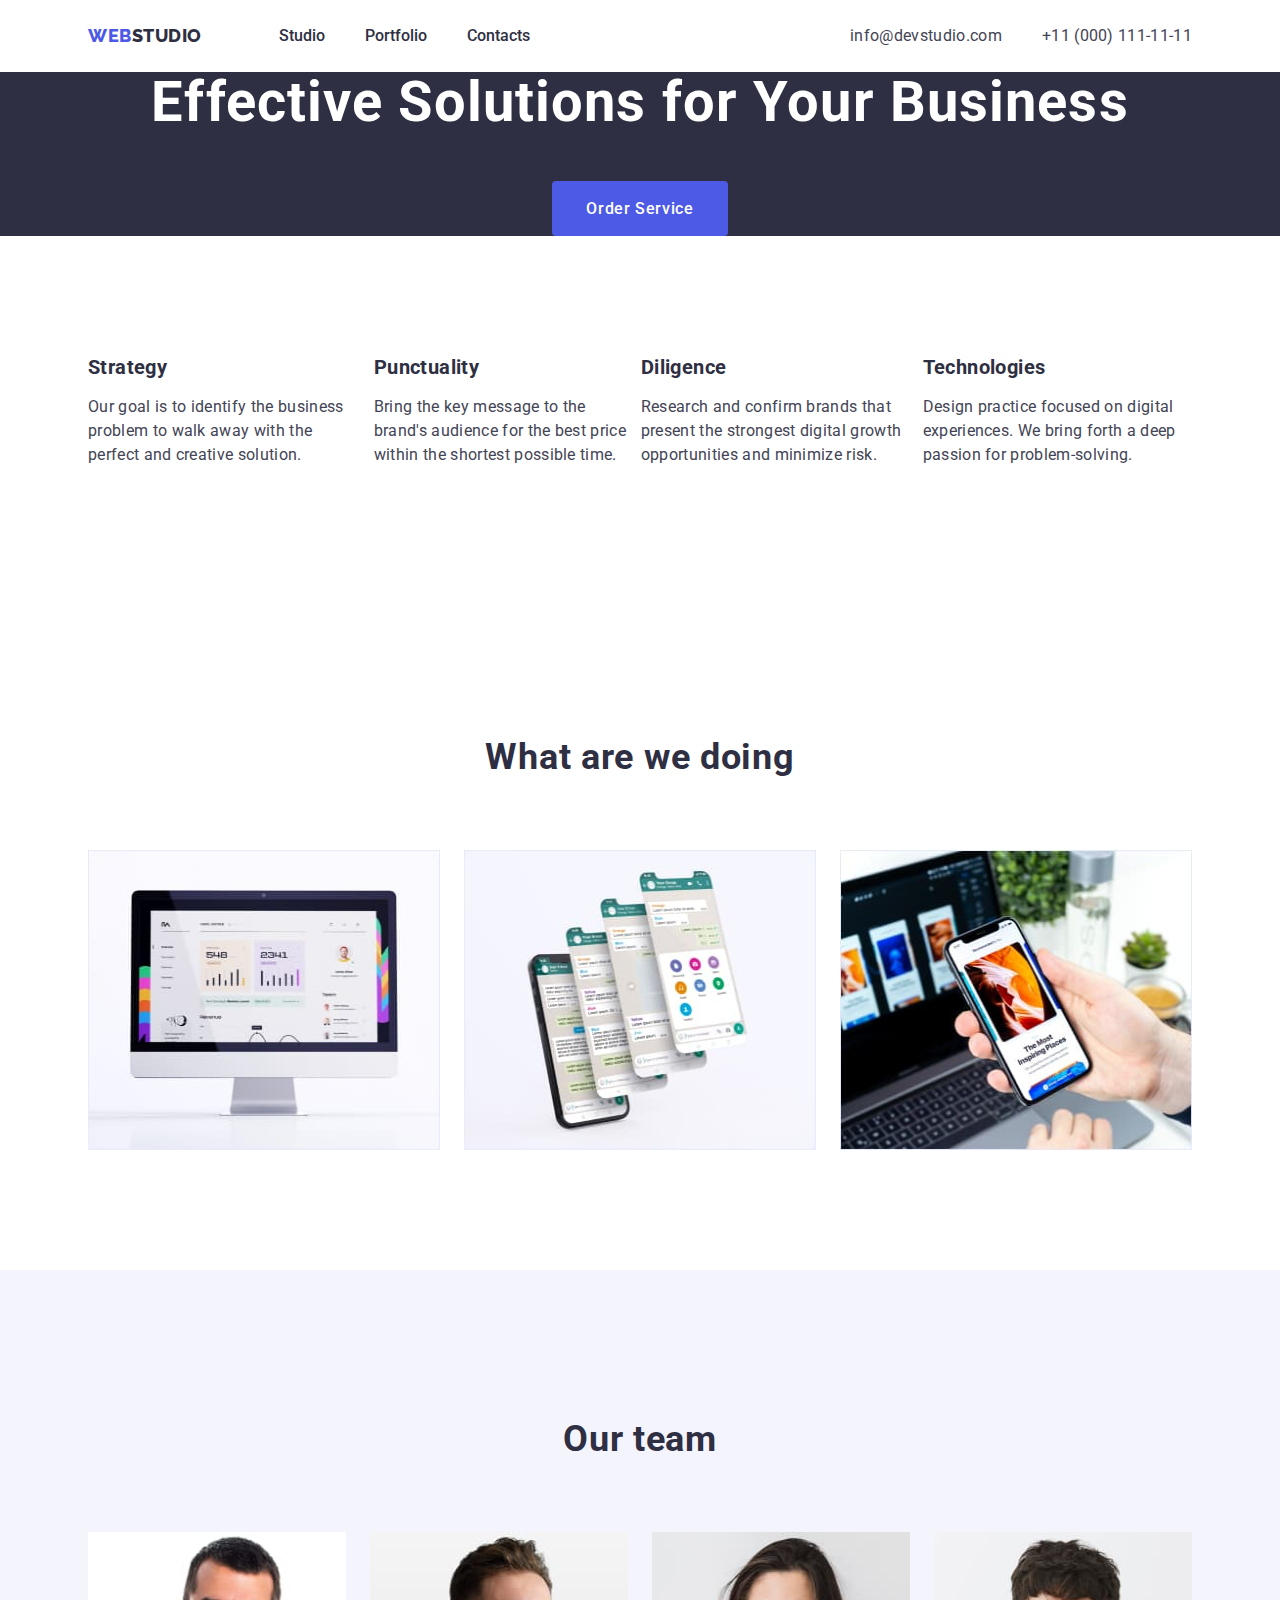
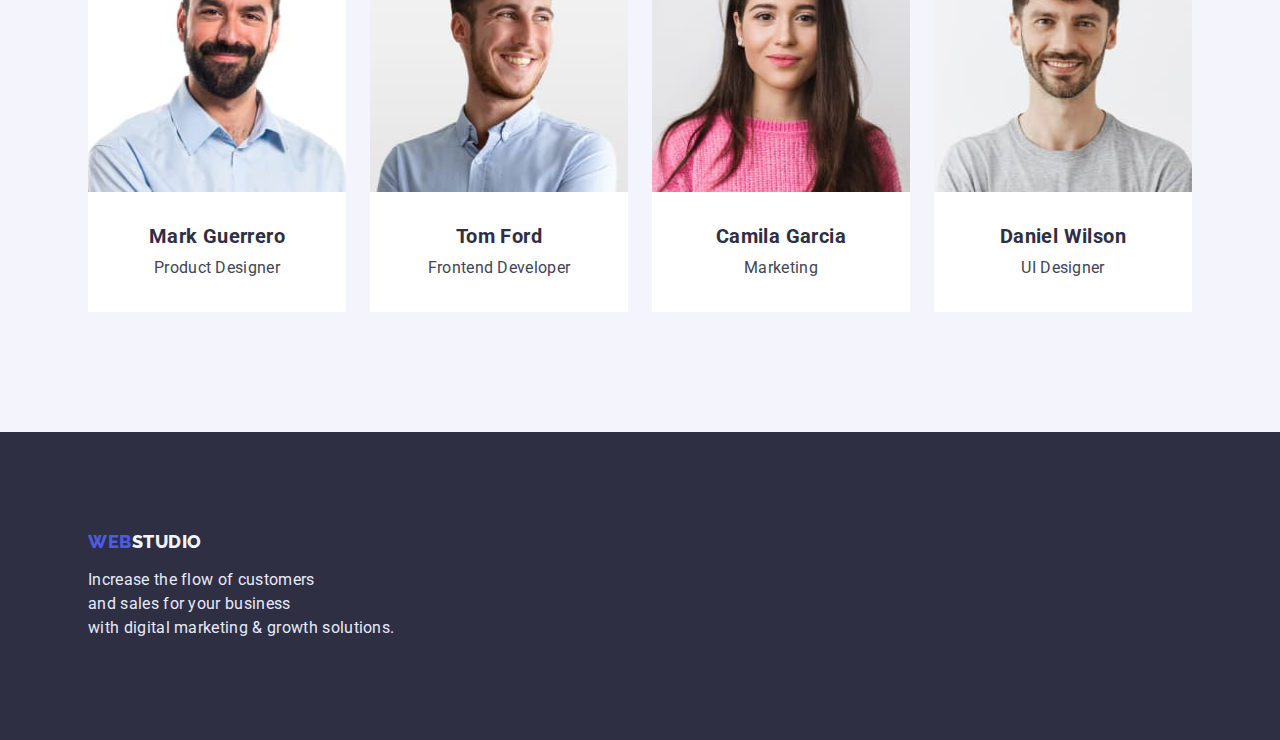
<file: index.html>
<!DOCTYPE html>
<html lang="en">
  <head>
    <meta charset="UTF-8" />
    <meta http-equiv="X-UA-Compatible" content="IE=edge" />
    <meta name="viewport" content="width=device-width, initial-scale=1.0" />
    <title>Document</title>
    <link rel="preconnect" href="https://fonts.googleapis.com" />
    <link rel="preconnect" href="https://fonts.gstatic.com" crossorigin />
    <link
      href="https://fonts.googleapis.com/css2?family=Raleway:wght@800&family=Roboto:wght@400;500;700&display=swap"
      rel="stylesheet"
    />
    <link
      rel="stylesheet"
      href="https://cdn.jsdelivr.net/npm/modern-normalize@1.1.0/modern-normalize.min.css"
    />
    <link rel="stylesheet" href="./css/style.css" />
  </head>
  <body>
    <header class="page-header">
      <div class="container page-header-container">
        <nav class="page-nav">
          <a class="logo link" href="./index.html">
            <span class="web">Web</span>Studio</a
          >
          <ul class="menu list">
            <li class="menu-list">
              <a class="menu-link link" href="./index.html">Studio</a>
            </li>
            <li class="menu-list">
              <a class="menu-link link" href="./portfolio.html">Portfolio</a>
            </li>
            <li class="menu-list">
              <a class="menu-link link" href="">Contacts</a>
            </li>
          </ul>
        </nav>
        <ul class="contact list">
          <li>
            <a class="contact-mail link" href="mailto">info@devstudio.com</a>
          </li>
          <li>
            <a class="contact-phone-number link" href="tel:+110001111111"
              >+11 (000) 111-11-11</a
            >
          </li>
        </ul>
      </div>
    </header>
    <main>
      <section class="hero">
        <h1 class="hero-title">Effective Solutions for Your Business</h1>
        <button class="model-btn" type="button">Order Service</button>
      </section>

      <section class="skills-section section">
        <div class="container">
          <h2 class="visually-hidden">skills</h2>
          <ul class="list skills-main-list">
            <li class="skills-list">
              <h3 class="skills">Strategy</h3>
              <p class="skills-item">
                Our goal is to identify the business problem to walk away with
                the perfect and creative solution.
              </p>
            </li>
            <li>
              <h3 class="skills">Punctuality</h3>
              <p class="skills-item">
                Bring the key message to the brand's audience for the best price
                within the shortest possible time.
              </p>
            </li>
            <li>
              <h3 class="skills">Diligence</h3>
              <p class="skills-item">
                Research and confirm brands that present the strongest digital
                growth opportunities and minimize risk.
              </p>
            </li>
            <li>
              <h3 class="skills">Technologies</h3>
              <p class="skills-item">
                Design practice focused on digital experiences. We bring forth a
                deep passion for problem-solving.
              </p>
            </li>
          </ul>
        </div>
      </section>
      <section class="examples-section section">
        <div class="container">
          <h2 class="examples">What are we doing</h2>
          <ul class="examples-list list">
            <li class="list-items">
              <img
                src="./images/p1.jpg"
                alt="computer"
                width="360"
                height="300"
              />
            </li>
            <li class="list-items">
              <img
                src="./images/p2.jpg"
                alt="phone screen"
                width="360"
                height="300"
              />
            </li>
            <li class="list-items">
              <img
                src="./images/p3.jpg"
                alt="phone in head"
                width="360"
                height="300"
              />
            </li>
          </ul>
        </div>
      </section>

      <section class="team-group section">
        <div class="container">
          <h2 class="team">Our team</h2>
          <ul class="list examples-list">
            <li class="team-item">
              <img
                src="./images/ph1.jpg"
                alt="photo Marka"
                width="264"
                height="260"
              />
              <h3 class="name">Mark Guerrero</h3>
              <p class="job-title">Product Designer</p>
            </li>
            <li class="team-item">
              <img
                src="./images/ph2.jpg"
                alt="Tom`s photo"
                width="264"
                height="260"
              />
              <h3 class="name">Tom Ford</h3>
              <p class="job-title">Frontend Developer</p>
            </li>
            <li class="team-item">
              <img
                src="./images/ph3.jpg"
                alt="Camila photo"
                width="264"
                height="260"
              />
              <h3 class="name">Camila Garcia</h3>
              <p class="job-title">Marketing</p>
            </li>
            <li class="team-item">
              <img
                src="./images/ph4.jpg"
                alt="Damiel`s photo"
                width="264"
                height="260"
              />
              <h3 class="name">Daniel Wilson</h3>
              <p class="job-title">UI Designer</p>
            </li>
          </ul>
        </div>
      </section>
    </main>
    <footer class="footer">
      <div class="container">
        <a class="logo-grey link" href="./index.html">
          <span class="web">Web</span>Studio</a
        >
        <p class="footer-text">
          Increase the flow of customers <br />and sales for your business
          <br />with digital marketing & growth solutions.
        </p>
      </div>
    </footer>
  </body>
</html>
</file>
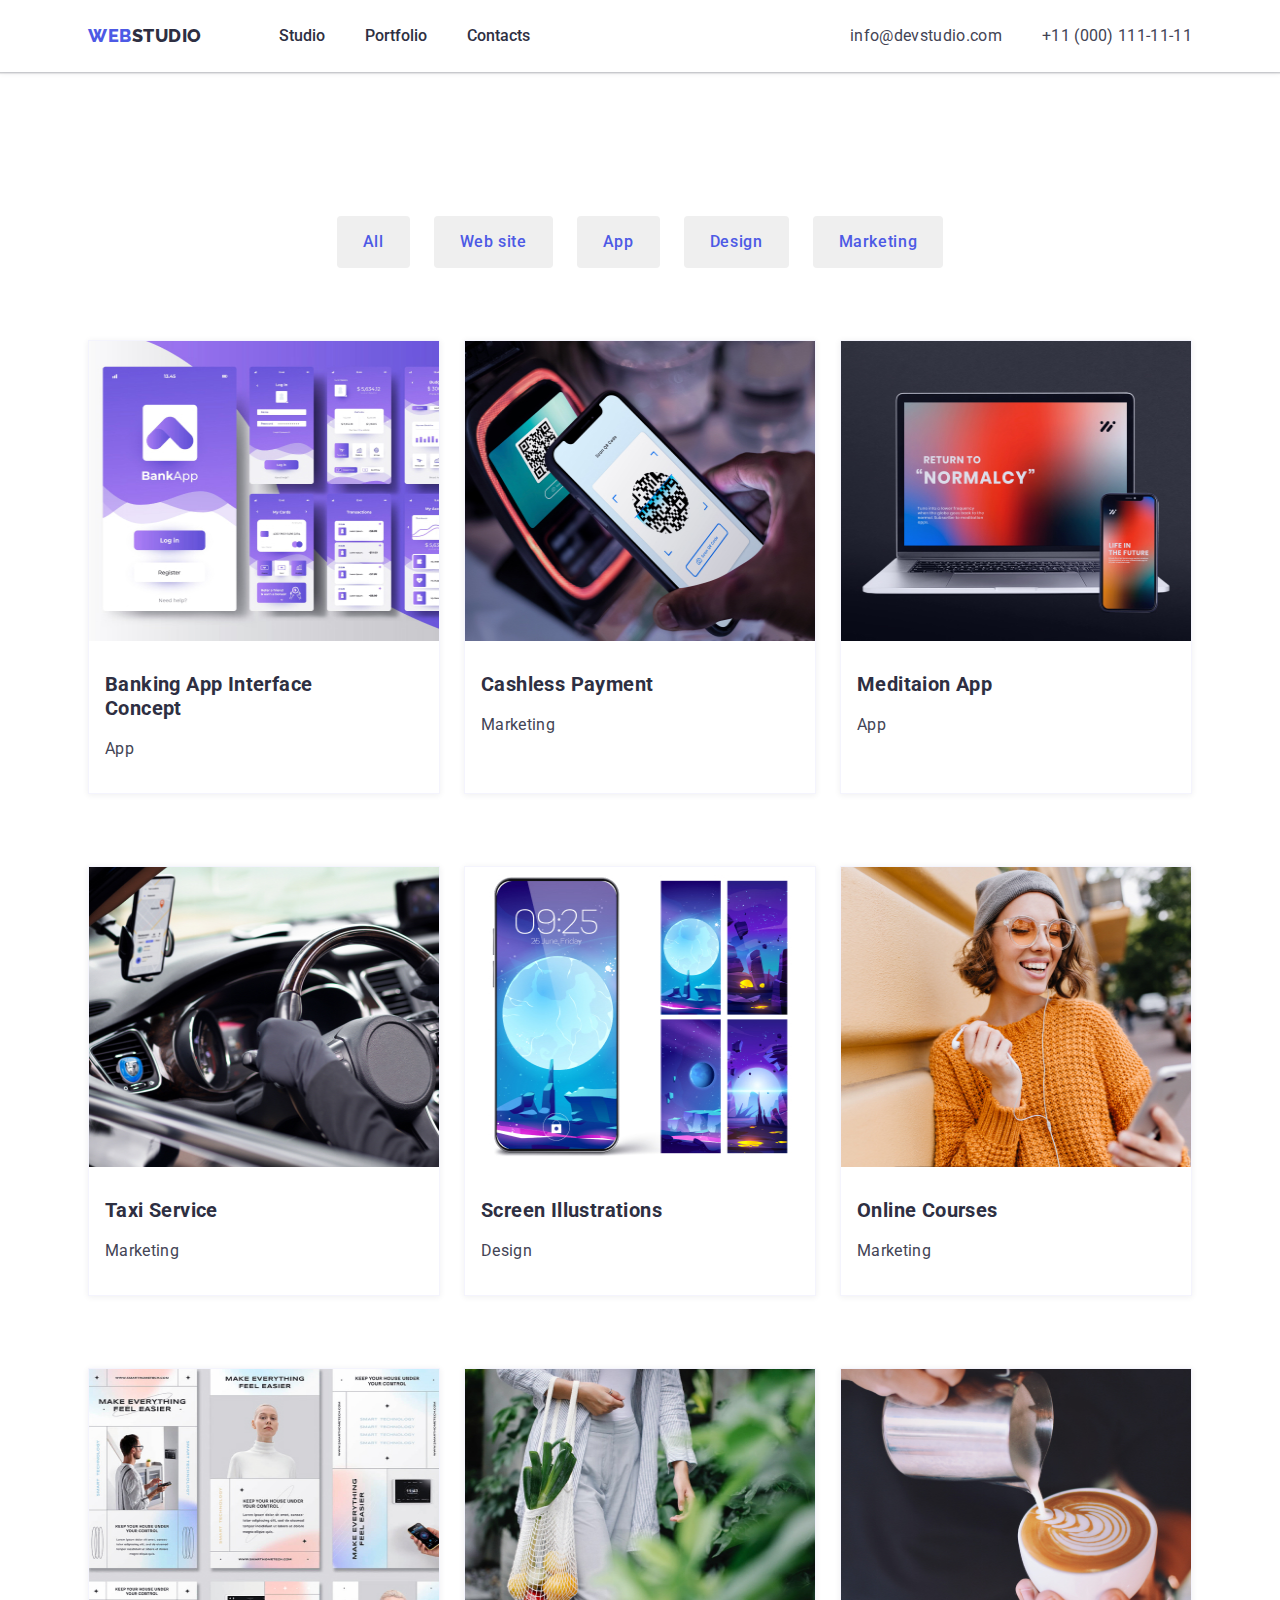
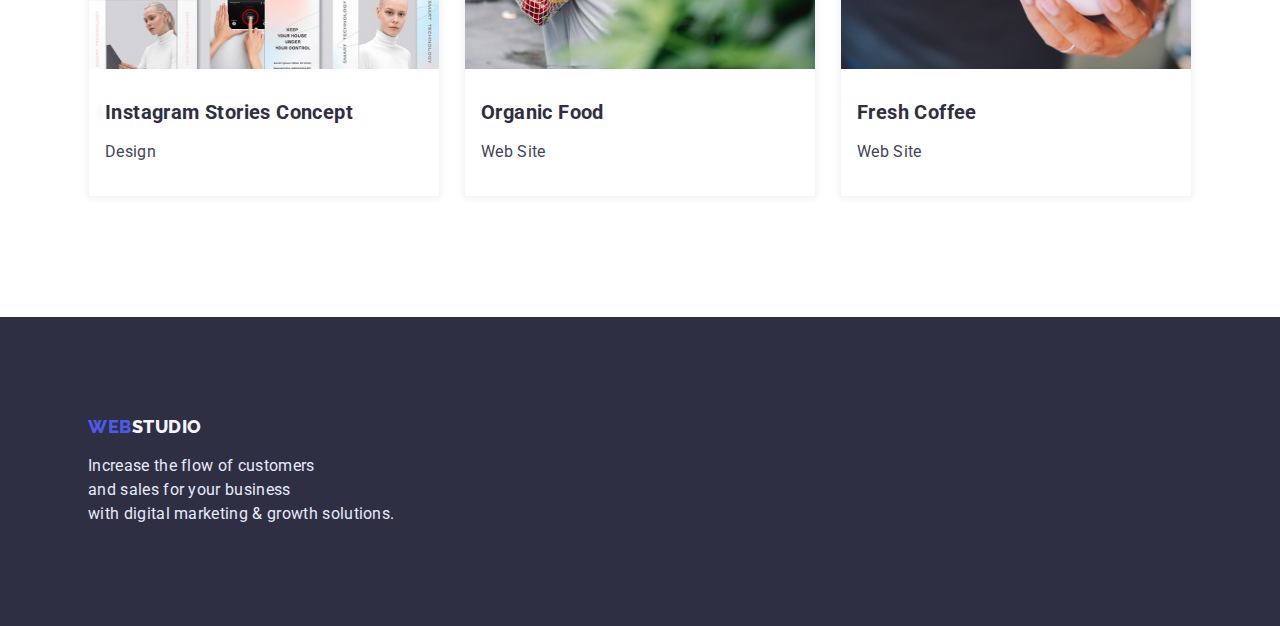
<file: portfolio.html>
<!DOCTYPE html>
<html lang="en">
  <head>
    <meta charset="UTF-8" />
    <meta http-equiv="X-UA-Compatible" content="IE=edge" />
    <meta name="viewport" content="width=device-width, initial-scale=1.0" />
    <title>Document</title>
    <link rel="preconnect" href="https://fonts.googleapis.com" />
    <link rel="preconnect" href="https://fonts.gstatic.com" crossorigin />
    <link
      href="https://fonts.googleapis.com/css2?family=Raleway:wght@800&family=Roboto:wght@400;500;700&display=swap"
      rel="stylesheet"
    />
    <link
      rel="stylesheet"
      href="https://cdn.jsdelivr.net/npm/modern-normalize@1.1.0/modern-normalize.min.css"
    />
    <link rel="stylesheet" href="./css/style.css" />
  </head>
  <body>
    <header class="page-header">
      <div class="container page-header-container">
        <nav class="page-nav">
          <a class="logo link" href="./index.html">
            <span class="web">Web</span>Studio</a
          >
          <ul class="menu list">
            <li class="menu-list">
              <a class="menu-link link" href="./index.html">Studio</a>
            </li>
            <li class="menu-list">
              <a class="menu-link link" href="./portfolio.html">Portfolio</a>
            </li>
            <li class="menu-list">
              <a class="menu-link link" href="">Contacts</a>
            </li>
          </ul>
        </nav>
        <ul class="contact list">
          <li>
            <a class="contact-mail link" href="mailto">info@devstudio.com</a>
          </li>
          <li>
            <a class="contact-phone-number link" href="tel:+110001111111"
              >+11 (000) 111-11-11</a
            >
          </li>
        </ul>
      </div>
    </header>
    <main>
      <section class="second-hero">
        <div class="container">
          <h1 class="visually-hidden">Basic</h1>
          <ul class="list btn">
            <li class="btn-items">
              <button class="second-btn" type="button">All</button>
            </li>
            <li class="btn-items">
              <button class="second-btn" type="button">Web site</button>
            </li>
            <li class="btn-items">
              <button class="second-btn" type="button">App</button>
            </li>
            <li class="btn-items">
              <button class="second-btn" type="button">Design</button>
            </li>
            <li class="btn-items">
              <button class="second-btn" type="button">Marketing</button>
            </li>
          </ul>

          <ul class="list app-list">
            <li class="app-items">
              <article class="card-set">
                <div class="app-thumb">
                  <a href="">
                    <img
                      class="app-photo"
                      src="./images/bankapp.jpg"
                      alt="banking app"
                      width="360"
                      height="300"
                    />
                  </a>
                </div>
                <h3 class="functions">Banking App Interface Concept</h3>
                <p class="functions-items">App</p>
              </article>
            </li>
            <li class="app-items">
              <article class="card-set">
                <div class="thumb">
                  <a href="">
                    <img
                      class="app-photo"
                      src="./images/cashless.jpg"
                      alt="online payment"
                      width="360"
                      height="300"
                    />
                  </a>
                </div>
                <h3 class="functions">Cashless Payment</h3>
                <p class="functions-items">Marketing</p>
              </article>
            </li>
            <li class="app-items">
              <article class="card-set">
                <div class="thumb">
                  <a href="">
                    <img
                      class="app-photo"
                      src="./images/meditation.jpg"
                      alt="laptop and phone"
                      width="360"
                      height="300"
                    />
                  </a>
                </div>
                <h3 class="functions">Meditaion App</h3>
                <p class="functions-items">App</p>
              </article>
            </li>
            <li class="app-items">
              <article class="card-set">
                <div class="thumb">
                  <a href="">
                    <img
                      class="app-photo"
                      src="./images/taxi.jpg"
                      alt="hands on the steering wheel"
                      width="360"
                      height="300"
                    />
                  </a>
                </div>
                <h3 class="functions">Taxi Service</h3>
                <p class="functions-items">Marketing</p>
              </article>
            </li>
            <li class="app-items">
              <article class="card-set">
                <div class="thumb">
                  <a href="">
                    <img
                      class="app-photo"
                      src="./images/screenil.jpg"
                      alt="phone screen"
                      width="360"
                      height="300"
                    />
                  </a>
                </div>
                <h3 class="functions">Screen Illustrations</h3>
                <p class="functions-items">Design</p>
              </article>
            </li>
            <li class="app-items">
              <article class="card-set">
                <div class="thumb">
                  <a href="">
                    <img
                      class="app-photo"
                      src="./images/onlinecourse.jpg"
                      alt="girl with a phone in her hands"
                      width="360"
                      height="300"
                    />
                  </a>
                </div>
                <h3 class="functions">Online Courses</h3>
                <p class="functions-items">Marketing</p>
              </article>
            </li>
            <li class="app-items">
              <article class="card-set">
                <div class="thumb">
                  <a href="">
                    <img
                      class="app-photo"
                      src="./images/inststory.jpg"
                      alt="exemple instagram story"
                      width="360"
                      height="300"
                    />
                  </a>
                </div>
                <h3 class="functions">Instagram Stories Concept</h3>
                <p class="functions-items">Design</p>
              </article>
            </li>
            <li class="app-items">
              <article class="card-set">
                <div class="thumb">
                  <a href="">
                    <img
                      class="app-photo"
                      src="./images/organicfood.jpg"
                      alt="vegetables in a bag"
                      width="360"
                      height="300"
                    />
                  </a>
                </div>
                <h3 class="functions">Organic Food</h3>
                <p class="functions-items">Web Site</p>
              </article>
            </li>
            <li class="app-items">
              <article class="card-set">
                <div class="thumb">
                  <a href="">
                    <img
                      class="app-photo"
                      src="./images/freshcoffe.jpg"
                      alt="cap coffee"
                      width="360"
                      height="300"
                    />
                  </a>
                </div>
                <h3 class="functions">Fresh Coffee</h3>
                <p class="functions-items">Web Site</p>
              </article>
            </li>
          </ul>
        </div>
      </section>
    </main>
    <footer class="footer">
      <div class="container">
        <a class="logo-grey link" href="./index.html">
          <span class="web">Web</span>Studio</a
        >
        <p class="footer-text">
          Increase the flow of customers <br />and sales for your business
          <br />with digital marketing & growth solutions.
        </p>
      </div>
    </footer>
  </body>
</html>
</file>
<file: css/style.css>
:root{
    --brand-color:#2E2F42;
    --accent-color:#4D5AE5;
    --contact-color:#434455;
    --white-color:#ffffff;
    --footer-color:#E7E9FC;
    --logo-color:#F4F4FD;
    --button-color:#404BBF;
}

h1,
h2,
h3,
h4,
h5,
h6,
p{
  margin: top 0; 
  margin-bottom: 0;
}


ul,ol{
    margin-top: 0;
    margin-bottom: 0;
    padding-left: 0;
}

img{
    display: block;
    max-width: 100%;
}


body{
    font-family: 'Roboto',sans-serif;
    font-style: normal;
    
}

.list{
    list-style: none;
    
}
.link{
   text-decoration: none;
   color:var(--brand-color);

}

.container{
    width: 1128px;
    margin-left: auto;
    margin-right: auto;
    padding-left: 12px;
    padding-right: 12px;
}

.page-header{
    padding-top: 24px;
    padding-bottom: 24px;
    background: #FFFFFF;
box-shadow: 0px 2px 1px rgba(46, 47, 66, 0.08), 0px 1px 1px rgba(46, 47, 66, 0.16), 0px 1px 6px rgba(46, 47, 66, 0.08);
}

.page-header-container{
    display: flex;
    align-items: center;
}

.page-nav{
    display: flex;
    align-items: center;
}


/*===============HEADER============*/


    /*===========logo========*/

.logo{

    margin-right: 77px;



    font-family: 'Raleway',sans-serif;
    font-weight: 800;
    font-size: 18px;
    line-height: 1.34;
    /* identical to box height, or 133% */
    
    
    
    letter-spacing: 0.03em;
    text-transform: uppercase;
    
    /* IRIS */
    
    color: var(--brand-color);
}

.web{
    color:var(--accent-color);

}

.menu{
    display: flex;
    align-items: center;



    font-weight: 500;
    font-size: 16px;
    line-height: 1.5;

    
}

/*========Contact============*/

.contact-mail,
.contact-phone-number{

font-size: 16px;
line-height: 1.5;
/* identical to box height, or 150% */

letter-spacing: 0.02em;

/* SLATE */

color:var(--contact-color);
}

/*======Button======*/

.model-btn{
padding-left: 32px;
padding-right: 32px;
padding-top: 16px;
padding-bottom: 16px;
display: flex;
align-items: center;
margin-left: auto;
margin-right: auto;
border-radius: 4px;
border-color: transparent;
margin-top: 48px;


font-family: 'Roboto',sans-serif;
font-size: 16px;
line-height: 1.19;
font-weight: 500;
/* identical to box height */
letter-spacing: 0.04em;
cursor: pointer;

color:var(--white-color);
background-color: var(--accent-color);
}

.model-btn:hover{
    background-color:var(--button-color);
}

.model-btn:focus{
    background-color: var(--button-color);
}

/*==========Her0========*/

.hero{
background-color: var(--brand-color)
}

.hero-title{
font-weight: 700;
font-size: 56px;
line-height:1.08 ;
text-align: center;
letter-spacing: 0.02em;
margin-top: 0;


color:var(--white-color);
}

.visually-hidden{
    position: absolute;
    white-space: nowrap;
    width: 1px;
    height: 1px;
    overflow: hidden;
    border: 0;
    padding: 0;
    clip: rect(0 0 0 0);
    clip-path: inset(50%);
    margin: -1px;
}

/*========Skills=========*/

.section{
    padding-top: 120px;
    padding-bottom: 120px;
}

.skills{
    font-size: 20px;
    line-height:1.19 ;
    letter-spacing: 0.02em;
    color:var(--brand-color) ;
    margin-bottom: 8px;
    margin-top: 0;
    
}


.skills-item{
    font-size: 16px;
    line-height: 1.5;
    letter-spacing: 0.02em;
    color: var(--contact-color);
   

    
}

.skills-main-list{
    display: flex;
    
    
    
}

.skills-list:not(:last-child){
    margin-right: 24px;
}


.examples-list{
    display:flex;
    

   
}

.list-items:nth-child(n+2){
margin-left: 24px;
}

.examples{

line-height: 1.12;
font-size: 36px;
letter-spacing: 0.02em;
color:var(--brand-color) ;
display: flex;
justify-content: center;
margin-bottom: 72px;
}





.team-group{
    background:var(--logo-color)

}

.team{
 line-height: 1.12;
 font-size: 36px;
 letter-spacing: 0.02em;
 color:var(--brand-color) ;
 display: flex;
 justify-content: center;
 margin-bottom: 72px;
}

.team-item{
    background-color: var(--white-color);
    
}

.team-item:not(:last-child){
    margin-right: 24px;
}
.name{
    letter-spacing: 0.02em;
    font-size: 20px;
   line-height: 1.2;
   color:var(--brand-color);
   display:flex;
   justify-content: center;
   margin-top: 32px;
}

.job-title{
    line-height: 1.5;
    font-size: 16px;
    letter-spacing: 0.02em;
    color: var(--contact-color);
    display: flex;
    justify-content: center;
    margin-bottom: 32px;
    margin-top: 8px;
}

.footer-text{
    letter-spacing: 0.02em;
    line-height: 1.5;
    font-size: 16px;
}

.second-btn{
    padding-top: 12px;
    padding-bottom: 12px;
    padding-left: 24px;
    padding-right: 24px;
    border-radius: 4px;
    border-color:transparent ;
   


    cursor: pointer;
    font-family: 'Roboto';
    font-style: normal;
    font-weight: 500;
    font-size: 16px;
    line-height: 1.5;
    /* identical to box height, or 150% */
    letter-spacing: 0.04em;
    
    /* IRIS */
    
    color: var(--accent-color);
    
}

.second-btn:hover{
background: var(--accent-color);
color: var(--white-color);
}

.second-btn:focus{
    background: var(--accent-color);
    color: var(--white-color);
    }

.contact{
    display: flex;
    margin-left: auto;
   
}

.contact-mail{
    margin-right: 40px;
}

.contact-mail:hover{
    color: var(--accent-color);
}

.contact-mail:focus{
    color: var(--accent-color);
}

.contact-phone-number:hover{
    color: var(--accent-color);
}

.contact-phone-number:focus{
    color: var(--accent-color);
}

.menu-link:hover{
    color: var(--accent-color);
}

.menu-link:focus{
    color: var(--accent-color);
}  

.menu-list:not(:last-child){
    margin-right: 40px;
}


.functions{
    
    font-size: 20px;
    line-height:1.19 ;
    letter-spacing: 0.02em;
    color:var(--brand-color) ;
    margin-bottom: 8px;
    padding-left: 16px;
    padding-right: 53px;
}

.functions-items{
    line-height: 1.5;
    font-size: 16px;
    letter-spacing: 0.02em;
    color: var(--contact-color);
    padding-left: 16px;
    margin-bottom: 32px;
}









.footer{
    background-color:var(--brand-color);
}

.footer-text{
    color:var(--footer-color);
    padding-bottom: 100px;
}


.logo-grey{
   color:var(--logo-color);
   font-family: 'Raleway',sans-serif;
    font-style: normal;
    font-weight: 800;
    font-size: 18px;
    line-height: 1.34x;
    /* identical to box height, or 133% */
    
    display: flex;
    align-items: center;
    letter-spacing: 0.03em;
    text-transform: uppercase;
    padding-top: 100px;
    margin-bottom: 16px;
}

.btn{
    display: flex;
    margin-bottom: 72px; 
    margin-top: -24px;
    justify-content: center;
   
}

.btn-items:not(:last-child){
    margin-right: 24px;
}



.app-list{
    display: flex;
    flex-wrap: wrap;
    margin-right: -24px;
    margin-top: -24px;
}

.app-items{
    margin-top: 24px;
    margin-right: 24px;
    flex-basis: calc(100% / 3 - 24px);
    background: #FFFFFF;
   /* CLOUD */

    border: 0.5px solid #F4F4FD;
    box-shadow: 0px 1px 6px rgba(46, 47, 66, 0.08);
}

.app-items:nth-child(-n + 6){
    margin-bottom: 48px;
}

.app-photo{
    margin-bottom: 32px;
    outline: #404BBF;
}

.second-hero{
    padding-top: 168px;
    padding-bottom: 120px;
}
</file>
